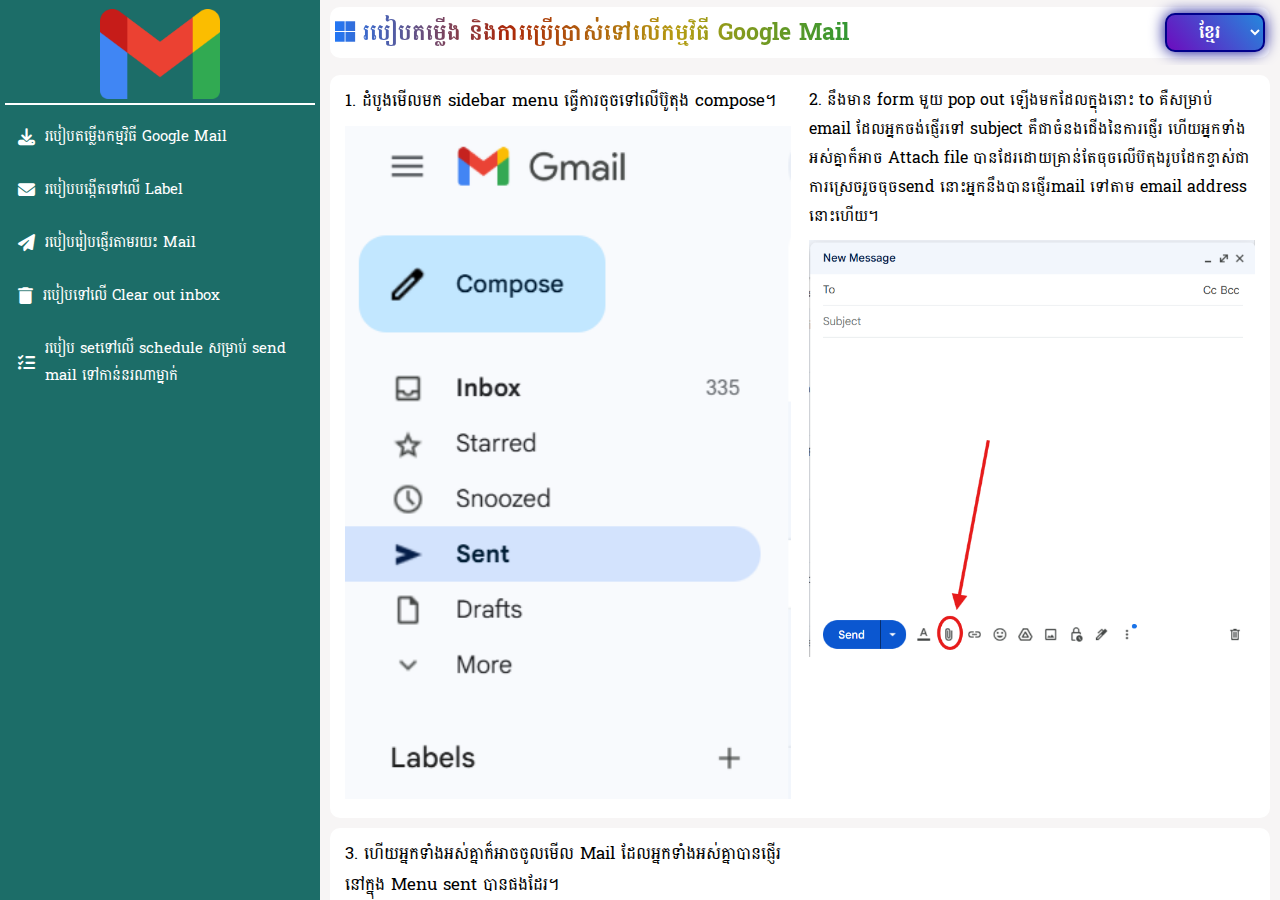
<file: ass1/pages/category.html>
<!DOCTYPE html>
<html lang="en">
  <head>
    <meta charset="UTF-8" />
    <meta name="viewport" content="width=device-width, initial-scale=1.0" />
    <title>Document</title>
    <link
      rel="stylesheet"
      href="https://cdnjs.cloudflare.com/ajax/libs/font-awesome/6.7.2/css/all.min.css"
    />
    <link rel="stylesheet" href="../styles/index.css" />
    <link href="https://unpkg.com/aos@2.3.1/dist/aos.css" rel="stylesheet" />
  </head>
  <body>
    <div class="main-container">
      <div class="side-bar">
        <div class="img">
          <img src="../img/logo.png" alt="" />
        </div>
        <div class="main-menu">
          <ul>
            <li data-translate="sidebar1" id="download">
              <i class="fa-solid fa-download"></i>
              <a
                href="../index.html"
                class="translation-text"
                id="download-text"
              ></a>
            </li>
            <li data-translate="sidebar2" id="emailpop">
              <i class="fa-solid fa-envelope"></i>
              <a href="email.html" class="translation-text" id="email-text"></a>
            </li>
            <li data-translate="sidebar3" id="category">
              <i class="fa-solid fa-paper-plane"></i>
              <a
                href="category.html"
                class="translation-text"
                id="category-text"
              ></a>
            </li>
            <li data-translate="sidebar4" id="task">
              <i class="fa-solid fa-trash"></i>
              <a
                href="mail-to-task.html"
                class="translation-text"
                id="task-text"
              ></a>
            </li>
            <li data-translate="sidebar5" id="schedule">
              <i class="fa-solid fa-list-check"></i>
              <a
                href="schedulesend.html"
                class="translation-text"
                id="schedule-text"
              ></a>
            </li>
          </ul>
        </div>
      </div>
      <div class="top-menu">
        <div class="header">
          <div class="title" data-translate="title">
            <i class="fa-brands fa-microsoft"></i>
            <span class="translation-text"></span>
          </div>
          <div class="lang">
            <select name="" id="switchlang">
              <option value="km" style="color: black">ខ្មែរ</option>
              <option value="en" style="color: black">English</option>
            </select>
          </div>
        </div>
      </div>
      <div class="container" id="download-content" data-aos="fade-up">
        <div class="box">
          <div class="left">
            <div class="des">
              <span data-translate="sendmail1"></span>
            </div>
            <div class="img-des">
              <img src="../img/sendmail1.png" alt="" />
            </div>
          </div>
          <div class="right">
            <div class="des" data-translate="sendmail2"></div>
            <div class="img-des">
              <img src="../img/sendmail2.png" alt="" />
            </div>
          </div>
        </div>
        <div class="box">
          <div class="left">
            <div class="des">
              <span data-translate="sendmail3"></span>
            </div>
            <div class="img-des">
              <img src="../img/sendmail3.png" alt="" />
            </div>
          </div>
        </div>
      </div>
    </div>
  </body>
  <script src="../js/translate.js"></script>
  <script src="https://unpkg.com/aos@2.3.1/dist/aos.js"></script>
  <script>
    AOS.init();
  </script>
</html>
</file>
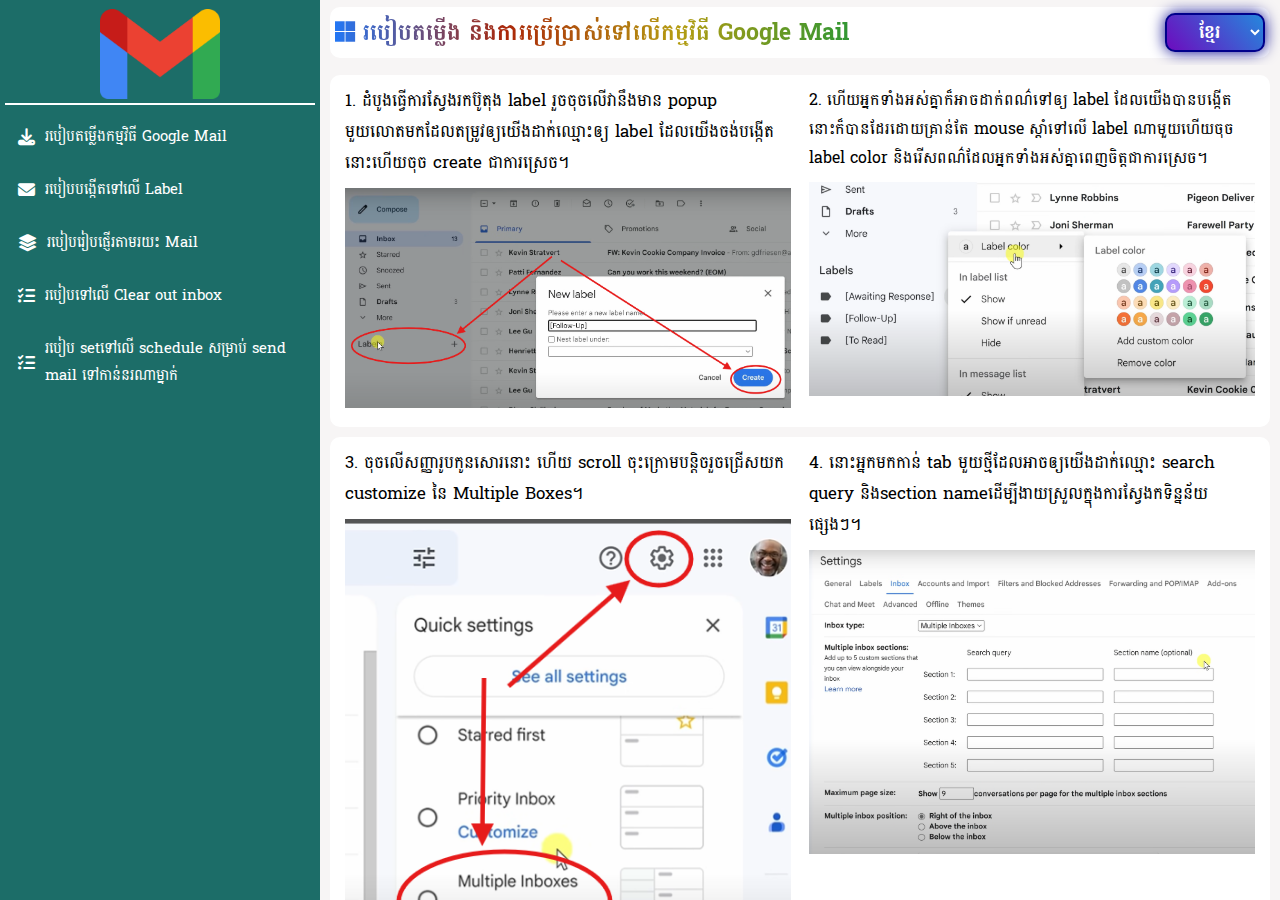
<file: ass1/pages/email.html>
<!DOCTYPE html>
<html lang="en">
  <head>
    <meta charset="UTF-8" />
    <meta name="viewport" content="width=device-width, initial-scale=1.0" />
    <title>Document</title>
    <link
      rel="stylesheet"
      href="https://cdnjs.cloudflare.com/ajax/libs/font-awesome/6.7.2/css/all.min.css"
    />
    <link rel="stylesheet" href="../styles/index.css" />
    <link href="https://unpkg.com/aos@2.3.1/dist/aos.css" rel="stylesheet" />
  </head>
  <body>
    <div class="main-container">
      <div class="side-bar">
        <div class="img">
          <img src="../img/logo.png" alt="" />
        </div>
        <div class="main-menu">
          <ul>
            <li data-translate="sidebar1" id="download">
              <i class="fa-solid fa-download"></i>
              <a
                href="../index.html"
                class="translation-text"
                id="download-text"
              ></a>
            </li>
            <li data-translate="sidebar2" id="emailpop">
              <i class="fa-solid fa-envelope"></i>
              <a href="email.html" class="translation-text" id="email-text"></a>
            </li>
            <li data-translate="sidebar3" id="category">
              <i class="fa-solid fa-layer-group"></i>
              <a
                href="category.html"
                class="translation-text"
                id="category-text"
              ></a>
            </li>
            <li data-translate="sidebar4" id="task">
              <i class="fa-solid fa-list-check"></i>
              <a
                href="mail-to-task.html"
                class="translation-text"
                id="task-text"
              ></a>
            </li>
            <li data-translate="sidebar5" id="schedule">
              <i class="fa-solid fa-list-check"></i>
              <a
                href="schedulesend.html"
                class="translation-text"
                id="schedule-text"
              ></a>
            </li>
          </ul>
        </div>
      </div>
      <div class="top-menu">
        <div class="header">
          <div class="title" data-translate="title">
            <i class="fa-brands fa-microsoft"></i>
            <span class="translation-text"></span>
          </div>
          <div class="lang">
            <select name="" id="switchlang">
              <option value="km" style="color: black">ខ្មែរ</option>
              <option value="en" style="color: black">English</option>
            </select>
          </div>
        </div>
      </div>
      <div class="container" id="download-content" data-aos="fade-up">
        <div class="box">
          <div class="left">
            <div class="des">
              <span data-translate="label1"></span>
            </div>
            <div class="img-des">
              <img src="../img/label1.png" alt="" />
            </div>
          </div>
          <div class="right">
            <div class="des" data-translate="label2"></div>
            <div class="img-des">
              <img src="../img/label2.png" alt="" />
            </div>
          </div>
        </div>
        <div class="box">
          <div class="left">
            <div class="des">
              <span data-translate="label3"></span>
            </div>
            <div class="img-des">
              <img src="../img/label3.png" alt="" />
            </div>
          </div>
          <div class="right">
            <div class="des">
              <span data-translate="label4"></span>
            </div>
            <div class="img-des">
              <img src="../img/label4.png" alt="" />
            </div>
          </div>
        </div>
        <div class="box">
          <div class="left">
            <div class="des">
              <span data-translate="label5"></span>
            </div>
            <div class="img-des">
              <img src="../img/label5.png" alt="" />
              <img src="../img/label6.png" alt="" />
            </div>
          </div>
        </div>
      </div>
    </div>
  </body>
  <script src="../js/translate.js"></script>
  <script src="https://unpkg.com/aos@2.3.1/dist/aos.js"></script>
  <script>
    AOS.init();
  </script>
</html>
</file>
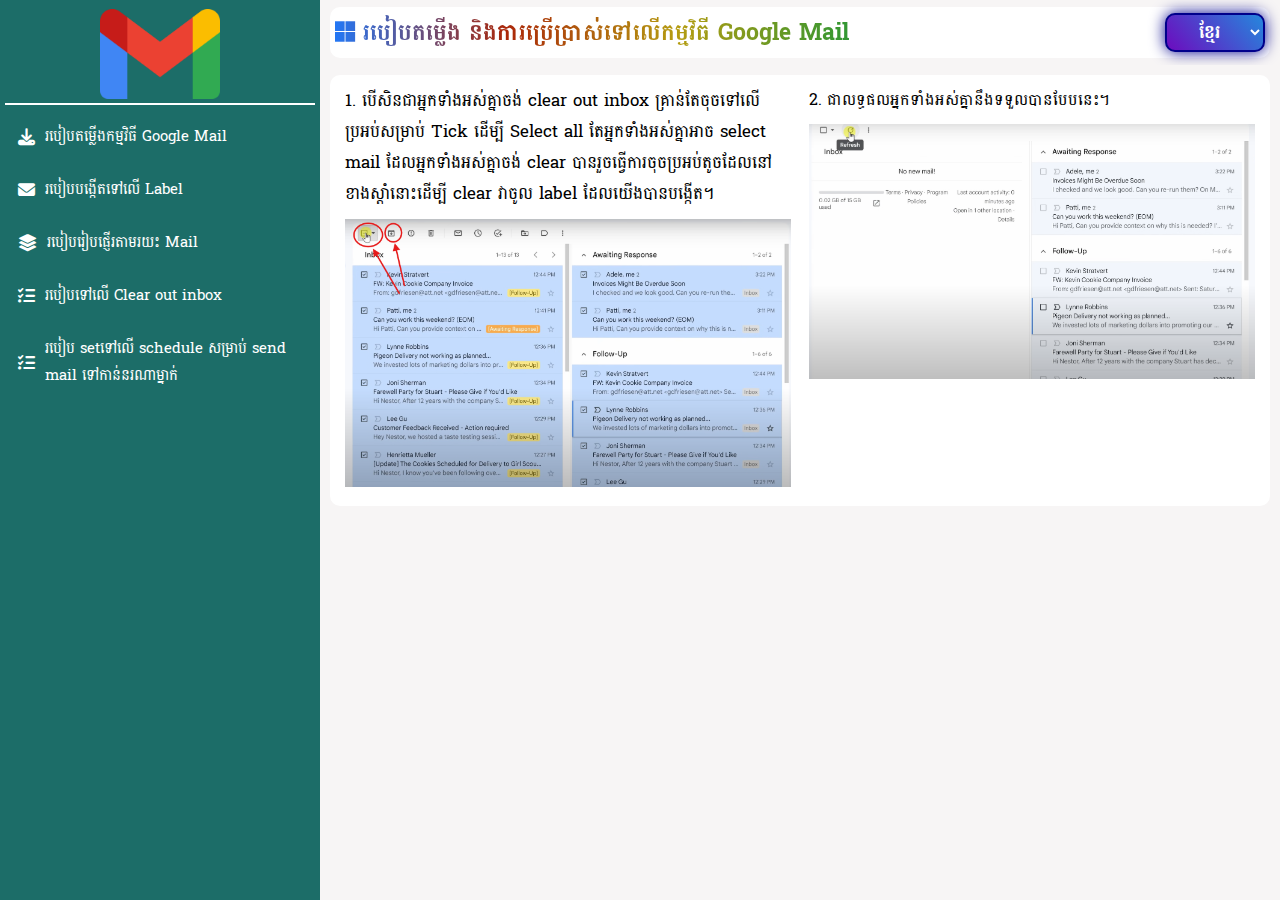
<file: ass1/pages/mail-to-task.html>
<!DOCTYPE html>
<html lang="en">
  <head>
    <meta charset="UTF-8" />
    <meta name="viewport" content="width=device-width, initial-scale=1.0" />
    <title>Document</title>
    <link
      rel="stylesheet"
      href="https://cdnjs.cloudflare.com/ajax/libs/font-awesome/6.7.2/css/all.min.css"
    />
    <link rel="stylesheet" href="../styles/index.css" />
    <link href="https://unpkg.com/aos@2.3.1/dist/aos.css" rel="stylesheet" />
  </head>
  <body>
    <div class="main-container">
      <div class="side-bar">
        <div class="img">
          <img src="../img/logo.png" alt="" />
        </div>
        <div class="main-menu">
          <ul>
            <li data-translate="sidebar1" id="download">
              <i class="fa-solid fa-download"></i>
              <a
                href="../index.html"
                class="translation-text"
                id="download-text"
              ></a>
            </li>
            <li data-translate="sidebar2" id="emailpop">
              <i class="fa-solid fa-envelope"></i>
              <a href="email.html" class="translation-text" id="email-text"></a>
            </li>
            <li data-translate="sidebar3" id="category">
              <i class="fa-solid fa-layer-group"></i>
              <a
                href="category.html"
                class="translation-text"
                id="category-text"
              ></a>
            </li>
            <li data-translate="sidebar4" id="task">
              <i class="fa-solid fa-list-check"></i>
              <a
                href="mail-to-task.html"
                class="translation-text"
                id="task-text"
              ></a>
            </li>
            <li data-translate="sidebar5" id="schedule">
              <i class="fa-solid fa-list-check"></i>
              <a
                href="schedulesend.html"
                class="translation-text"
                id="schedule-text"
              ></a>
            </li>
          </ul>
        </div>
      </div>
      <div class="top-menu">
        <div class="header">
          <div class="title" data-translate="title">
            <i class="fa-brands fa-microsoft"></i>
            <span class="translation-text"></span>
          </div>
          <div class="lang">
            <select name="" id="switchlang">
              <option value="km" style="color: black">ខ្មែរ</option>
              <option value="en" style="color: black">English</option>
            </select>
          </div>
        </div>
      </div>
      <div class="container" id="download-content" data-aos="fade-up">
        <div class="box">
          <div class="left">
            <div class="des">
              <span data-translate="archieve1"></span>
            </div>
            <div class="img-des">
              <img src="../img/archieve1.png" alt="" />
            </div>
          </div>
          <div class="right">
            <div class="des" data-translate="archieve2"></div>
            <div class="img-des">
              <img src="../img/archieve2.png" alt="" />
            </div>
          </div>
        </div>
      </div>
    </div>
  </body>
  <script src="../js/translate.js"></script>
  <script src="https://unpkg.com/aos@2.3.1/dist/aos.js"></script>
  <script>
    AOS.init();
  </script>
</html>
</file>
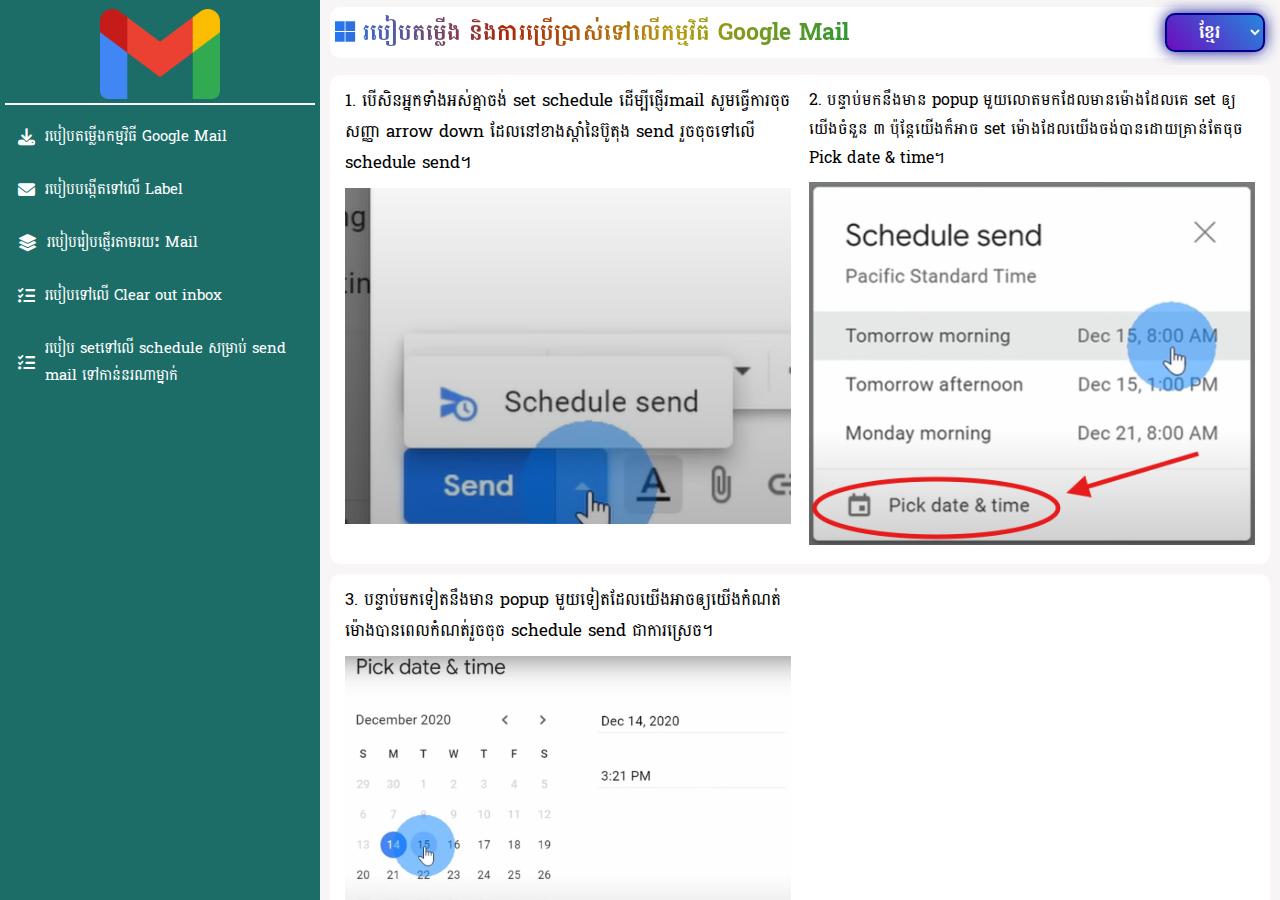
<file: ass1/pages/schedulesend.html>
<!DOCTYPE html>
<html lang="en">
  <head>
    <meta charset="UTF-8" />
    <meta name="viewport" content="width=device-width, initial-scale=1.0" />
    <title>Document</title>
    <link
      rel="stylesheet"
      href="https://cdnjs.cloudflare.com/ajax/libs/font-awesome/6.7.2/css/all.min.css"
    />
    <link rel="stylesheet" href="../styles/index.css" />
    <link href="https://unpkg.com/aos@2.3.1/dist/aos.css" rel="stylesheet" />
  </head>
  <body>
    <div class="main-container">
      <div class="side-bar">
        <div class="img">
          <img src="../img/logo.png" alt="" />
        </div>
        <div class="main-menu">
          <ul>
            <li data-translate="sidebar1" id="download">
              <i class="fa-solid fa-download"></i>
              <a
                href="../index.html"
                class="translation-text"
                id="download-text"
              ></a>
            </li>
            <li data-translate="sidebar2" id="emailpop">
              <i class="fa-solid fa-envelope"></i>
              <a href="email.html" class="translation-text" id="email-text"></a>
            </li>
            <li data-translate="sidebar3" id="category">
              <i class="fa-solid fa-layer-group"></i>
              <a
                href="category.html"
                class="translation-text"
                id="category-text"
              ></a>
            </li>
            <li data-translate="sidebar4" id="task">
              <i class="fa-solid fa-list-check"></i>
              <a
                href="mail-to-task.html"
                class="translation-text"
                id="task-text"
              ></a>
            </li>
            <li data-translate="sidebar5" id="schedule">
              <i class="fa-solid fa-list-check"></i>
              <a
                href="schedulesend.html"
                class="translation-text"
                id="schedule-text"
              ></a>
            </li>
          </ul>
        </div>
      </div>
      <div class="top-menu">
        <div class="header">
          <div class="title" data-translate="title">
            <i class="fa-brands fa-microsoft"></i>
            <span class="translation-text"></span>
          </div>
          <div class="lang">
            <select name="" id="switchlang">
              <option value="km" style="color: black">ខ្មែរ</option>
              <option value="en" style="color: black">English</option>
            </select>
          </div>
        </div>
      </div>
      <div class="container" id="download-content" data-aos="fade-up">
        <div class="box">
          <div class="left">
            <div class="des">
              <span data-translate="schedule1"></span>
            </div>
            <div class="img-des">
              <img src="../img/schedulesend1.png" alt="" />
            </div>
          </div>
          <div class="right">
            <div class="des" data-translate="schedule2"></div>
            <div class="img-des">
              <img src="../img/schedulesend2.png" alt="" />
            </div>
          </div>
        </div>
        <div class="box">
          <div class="left">
            <div class="des">
              <span data-translate="schedule3"></span>
            </div>
            <div class="img-des">
              <img src="../img/schedulesend3.png" alt="" />
            </div>
          </div>
        </div>
      </div>
    </div>
  </body>
  <script src="../js/translate.js"></script>
  <script src="https://unpkg.com/aos@2.3.1/dist/aos.js"></script>
  <script>
    AOS.init();
  </script>
</html>
</file>
<file: ass1/styles/index.css>
@import url("https://fonts.googleapis.com/css2?family=Battambang:wght@100;300;400;700;900&display=swap");
* {
  margin: 0;
  padding: 0;
  box-sizing: border-box;
  font-family: "Battambang", system-ui;
}
a {
  text-decoration: none;
}
body {
  overflow-x: hidden;
}
ul {
  list-style-type: none;
}
.main-container {
  width: 100vw;
  height: 100vh;
}
.main-container .side-bar {
  width: 320px;
  height: 100%;
  padding: 5px;
  background-color: rgb(28, 109, 104);
  color: white;
  float: left;
}
.main-container .side-bar .img {
  width: 100%;
  height: 100px;
  display: flex;
  justify-content: center;
  align-items: center;
  border-bottom: 2px solid white;
  margin-bottom: 5px;
}
.main-container .side-bar .img img {
  width: 120px;
  height: 90px;
  object-fit: cover;
}
.main-container .side-bar .main-menu {
  width: 100%;
  height: calc(100% - 105px);
}
.main-container .side-bar .main-menu ul li {
  padding: 13px;
  font-size: 15px;
  transition: all 0.4s;
  cursor: pointer;
  display: flex;
  align-items: center;
}
.main-container .side-bar .main-menu ul li a {
  display: block;
  text-decoration: none;
  margin-left: 10px;
  color: white;
}
.main-container .side-bar .main-menu ul li i {
  font-size: 17px;
}
.main-container .side-bar .main-menu ul li:hover {
  background-color: aliceblue;
  transform: translateX(5px);
  color: black;
}
.main-container .side-bar .main-menu ul li:hover a {
  color: black;
}
.main-container .top-menu {
  width: calc(100% - 320px);
  height: 65px;
  padding: 7px 10px;
  float: left;
  background-color: #f7f5f5;
}
.main-container .top-menu .header {
  width: 100%;
  height: 100%;
  background-color: white;
  border-radius: 10px;
  display: flex;
  justify-content: space-between;
  align-items: center;
  padding: 0 5px;
}
.main-container .top-menu .header .title {
  font-size: 23px;
  font-weight: bold;
  background: linear-gradient(
    90deg,
    #2377f5,
    #ab2709,
    rgb(181, 156, 17),
    #319733
  );
  -webkit-background-clip: text;
  -webkit-text-fill-color: transparent;
}
.main-container .top-menu .header select {
  width: 100px;
  font-size: 18px;
  font-weight: bold;
  text-align: center;
  color: white;
  box-shadow: 0 0 15px darkblue;
  border: 2px solid darkblue;
  border-radius: 10px;
  background-image: linear-gradient(
    50deg,
    rgb(109, 11, 190),
    rgb(18, 169, 229),
    rgb(32, 85, 246)
  );
  background-size: 300%;
  animation: glowing 1.5s linear infinite;
  cursor: pointer;
  outline: none;
  position: relative;
  overflow: hidden;
}
@keyframes glowing {
  0% {
    background-position: 0 0;
  }
  100% {
    background-position: 300% 0;
  }
}

.container {
  width: calc(100% - 320px);
  height: calc(100% - 65px);
  padding: 10px;
  background-color: #f7f5f5;
  overflow-y: scroll;
  float: left;
}
.container .box {
  width: 100%;
  background-color: white;
  padding: 10px 15px;
  border-radius: 10px;
  display: flex;
  justify-content: space-between;
  margin-bottom: 10px;
}
.container .box .left {
  width: 49%;
  height: auto;
}
.des {
  width: 100%;
  margin-bottom: 10px;
}
.des span {
  font-size: 17px;
}
.img-des {
  width: 100%;
  height: auto;
}
.img-des img {
  width: 100%;
  object-fit: cover;
}
.container .box .right {
  width: 49%;
  height: auto;
}
#setup-email {
  display: none;
}
.active {
  background-color: aliceblue;
  color: black;
}
.test {
  color: black !important;
}
</file>
